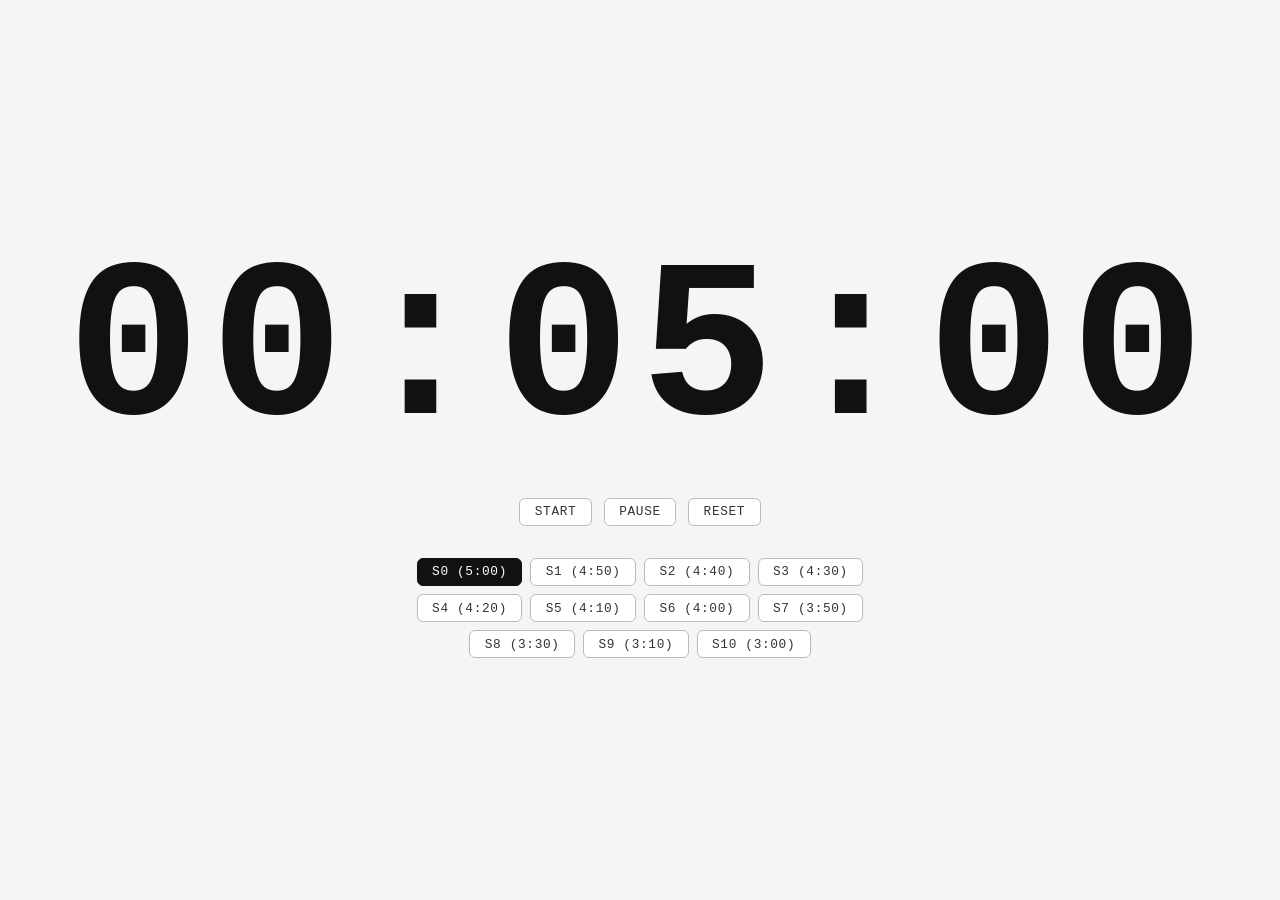
<file: index.html>
<!DOCTYPE html>
<!-- saved from url=(0037)https://vanmarkic.github.io/go-timer/ -->
<html lang="en"><head><meta http-equiv="Content-Type" content="text/html; charset=UTF-8">
  
  <meta name="viewport" content="width=device-width, initial-scale=1.0">
  <title>Countdown Timer</title>
  <style>
    *, *::before, *::after { box-sizing: border-box; margin: 0; padding: 0; }

    body {
      width: 100vw;
      height: 100vh;
      overflow: hidden;
      display: flex;
      align-items: center;
      justify-content: center;
      background: #f5f5f5;
      color: #111;
      font-family: ui-monospace, "Courier New", monospace;
    }

    main {
      display: flex;
      flex-direction: column;
      align-items: center;
      gap: 2rem;
    }

    #display {
      font-size: clamp(5rem, 20vw, 14rem);
      font-weight: 700;
      letter-spacing: 0.04em;
      font-variant-numeric: tabular-nums;
      line-height: 1;
      color: #111;
    }

    #display.done { color: #16a34a; }

    .controls {
      display: flex;
      gap: 0.75rem;
    }

    button {
      font-family: inherit;
      font-size: 0.8rem;
      padding: 0.35rem 0.9rem;
      border-radius: 6px;
      border: 1px solid #bbb;
      background: #fff;
      color: #333;
      cursor: pointer;
      letter-spacing: 0.05em;
      text-transform: uppercase;
    }

    button:hover { background: #e8e8e8; color: #000; }
    button:active { background: #d4d4d4; }

    .presets {
      display: flex;
      flex-wrap: wrap;
      gap: 0.5rem;
      justify-content: center;
      max-width: 32rem;
    }

    .presets button {
      min-width: 4.5rem;
    }

    .presets button.active {
      background: #111;
      color: #fff;
      border-color: #111;
    }
  </style>
</head>
<body>
  <main>
    <div id="display" aria-live="polite">00:05:00</div>

    <div class="controls">
      <button id="start" type="button">Start</button>
      <button id="stop" type="button">Pause</button>
      <button id="reset" type="button">Reset</button>
    </div>

    <div class="presets" id="presets"></div>
  </main>

  <script>
    (() => {
      const PRESETS = [
        { label: 'S0 (5:00)',  ms: 5*60*1000 },
        { label: 'S1 (4:50)',  ms: (4*60+50)*1000 },
        { label: 'S2 (4:40)',  ms: (4*60+40)*1000 },
        { label: 'S3 (4:30)',  ms: (4*60+30)*1000 },
        { label: 'S4 (4:20)',  ms: (4*60+20)*1000 },
        { label: 'S5 (4:10)',  ms: (4*60+10)*1000 },
        { label: 'S6 (4:00)',  ms: 4*60*1000 },
        { label: 'S7 (3:50)',  ms: (3*60+50)*1000 },
        { label: 'S8 (3:30)',  ms: (3*60+30)*1000 },
        { label: 'S9 (3:10)',  ms: (3*60+10)*1000 },
        { label: 'S10 (3:00)', ms: 3*60*1000 },
      ];

      const display    = document.getElementById('display');
      const startBtn   = document.getElementById('start');
      const stopBtn    = document.getElementById('pause');
      const resetBtn   = document.getElementById('reset');
      const presetsDiv = document.getElementById('presets');
      presetsDiv.innerHTML = '';


      let durationMs  = PRESETS[0].ms;
      let remainingMs = durationMs;
      let running     = false;
      let endTime     = 0;
      let intervalId  = null;
      let activePresetBtn = null;

      function pad(n) { return String(n).padStart(2, '0'); }

      function format(ms) {
        const s = Math.max(0, Math.ceil(ms / 1000));
        const h = Math.floor(s / 3600);
        const m = Math.floor((s % 3600) / 60);
        const sec = s % 60;
        return `${pad(h)}:${pad(m)}:${pad(sec)}`;
      }

      function render() {
        display.textContent = format(remainingMs);
        display.classList.toggle('done', remainingMs <= 0 && !running && durationMs > 0);
      }

      function stopTicker() {
        if (intervalId !== null) { clearInterval(intervalId); intervalId = null; }
      }

      function tick() {
        if (!running) return;
        remainingMs = Math.max(0, endTime - Date.now());
        render();
        if (remainingMs <= 0) { running = false; stopTicker(); }
      }

      function start() {
        if (running || remainingMs <= 0) return;
        running = true;
        endTime = Date.now() + remainingMs;
        stopTicker();
        tick();
        intervalId = setInterval(tick, 1000);
      }

      function stop() {
        if (!running) return;
        remainingMs = Math.max(0, endTime - Date.now());
        running = false;
        stopTicker();
        render();
      }

      function reset() {
        running = false;
        stopTicker();
        remainingMs = durationMs;
        render();
      }

      function applyPreset(ms, btn) {
        durationMs  = ms;
        running     = false;
        stopTicker();
        remainingMs = durationMs;
        render();
        if (activePresetBtn) activePresetBtn.classList.remove('active');
        btn.classList.add('active');
        activePresetBtn = btn;
      }

      PRESETS.forEach(({ label, ms }) => {
        const btn = document.createElement('button');
        btn.type = 'button';
        btn.textContent = label;
        btn.addEventListener('click', () => applyPreset(ms, btn));
        presetsDiv.appendChild(btn);
        if (ms === PRESETS[0].ms && !activePresetBtn) {
          btn.classList.add('active');
          activePresetBtn = btn;
        }
      });

      startBtn.addEventListener('click', start);
      stopBtn.addEventListener('click', stop);
      resetBtn.addEventListener('click', reset);

      render();
    })();
  </script>


</body></html>
</file>
